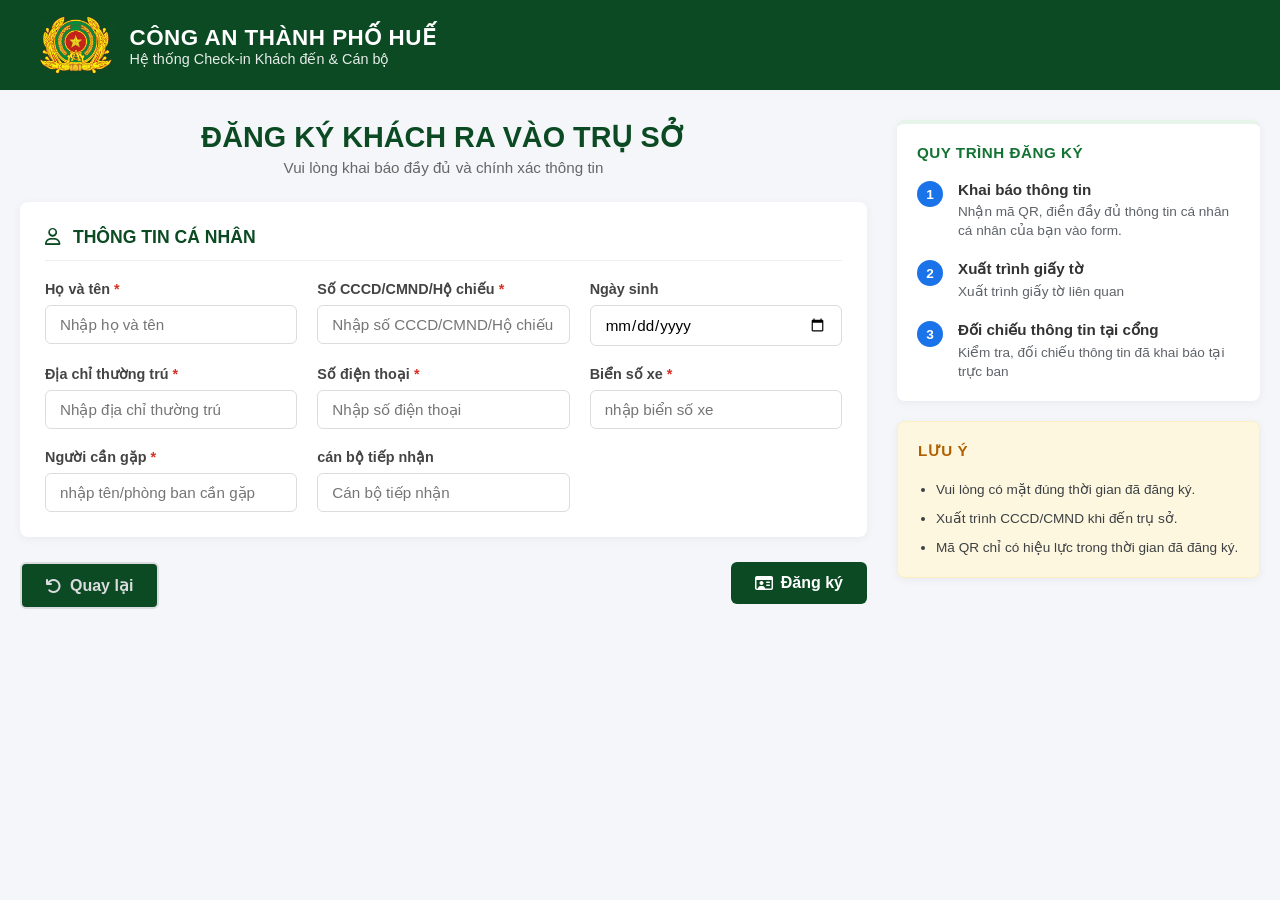
<file: dangky.html>
<!DOCTYPE html>
<html lang="vi">
<head>
    <meta charset="UTF-8">
    <meta name="viewport" content="width=device-width, initial-scale=1.0">
    <title>Đăng ký khách ra vào trụ sở</title>
    <!-- Thêm thư viện icon FontAwesome nếu cần -->
    <link rel="stylesheet" href="https://cdnjs.cloudflare.com/ajax/libs/font-awesome/6.4.0/css/all.min.css">
    <link rel="stylesheet" href="style.css">
    
</head>
<body>

    <!-- 1. HEADER BANNER -->
    <header class="header-banner">
        <div class="logo-area">
            <!-- Thay bằng đường dẫn ảnh logo công an của bạn -->
            <img src="logo.jpg" alt="Logo Công An" class="police-logo"> 
            <div class="header-text">
                <h1>CÔNG AN THÀNH PHỐ HUẾ</h1>
                <p>Hệ thống Check-in Khách đến & Cán bộ</p>
            </div>
        </div>
    </header>

    <!-- MAIN CONTAINER -->
    <main class="main-container">
        
        <!-- 2. CỘT TRÁI: FORM ĐĂNG KÝ -->
        <section class="left-column">
            <div class="page-title">
                <h2>ĐĂNG KÝ KHÁCH RA VÀO TRỤ SỞ</h2>
                <p>Vui lòng khai báo đầy đủ và chính xác thông tin</p>
            </div>

            <form id="formDangKy">
                
                <!-- KHỐI THÔNG TIN CÁ NHÂN -->
                <div class="form-card">
                    <h3 class="card-title"><i class="fa-regular fa-user"></i> THÔNG TIN CÁ NHÂN</h3>
                    
                    <div class="form-grid">
                        <div class="form-group">
                            <label>Họ và tên <span class="required">*</span></label>
                            <input type="text" name="hoTen" placeholder="Nhập họ và tên" required>
                        </div>

                        <div class="form-group">
                            <label>Số CCCD/CMND/Hộ chiếu <span class="required">*</span></label>
                            <input type="text" name="cccd" placeholder="Nhập số CCCD/CMND/Hộ chiếu" required>
                        </div>

                        <div class="form-group">
                            <label>Ngày sinh</label>
                            <input type="date" name="ngaySinh">
                        </div>

                        <div class="form-group">
                            <label>Địa chỉ thường trú <span class="required">*</span></label>
                            <input type="text" name="diaChi" placeholder="Nhập địa chỉ thường trú" required>
                        </div>
                     
                        <div class="form-group">
                            <label>Số điện thoại <span class="required">*</span></label>
                            <input type="tel" name="sdt" placeholder="Nhập số điện thoại" required>
                        </div>
   
                        <div class="form-group">
                            <label>Biển số xe <span class="required">*</span></label>
                            <input type="text" name="bienSo" placeholder="nhập biển số xe" required>
                        </div>

                        <div class="form-group">
                            <label>Người cần gặp <span class="required">*</span></label>
                            <input type="text" name="nguoiGap" placeholder="nhập tên/phòng ban cần gặp">
                        </div>

                        <div class="form-group">
                            <label> cán bộ tiếp nhận </label>
                            <input type="text" name="canBoTiep" placeholder="Cán bộ tiếp nhận" required>
                        </div>
                    </div>
                </div>

                <!-- THANH HÀNH ĐỘNG (NÚT BẤM) -->
                <div class="form-actions">
                    <a href="index.html" style="text-decoration:none;">
                    <button type="button" class="btn-secondary"><i class="fa-solid fa-arrow-rotate-left"></i> Quay lại</button>
                    <a>
                    <button type="submit" class="btn-primary"><i class="fa-regular fa-id-card"></i> Đăng ký</button>
                </div>
 
            </form>
        </section>

        <!-- 3. CỘT PHẢI: HƯỚNG DẪN & LƯU Ý -->
        <aside class="right-column">
            
            <!-- QUY TRÌNH ĐĂNG KÝ -->
            <div class="sidebar-card info-card">
                <h4 class="sidebar-title">QUY TRÌNH ĐĂNG KÝ</h4>
                <div class="step-list">
                    <div class="step-item">
                        <span class="step-number">1</span>
                        <div class="step-content">
                            <h5>Khai báo thông tin</h5>
                            <p>Nhận mã QR, điền đầy đủ thông tin cá nhân cá nhân của bạn vào form.</p>
                        </div>
                    </div>
                    <div class="step-item">
                        <span class="step-number">2</span>
                        <div class="step-content">
                            <h5>Xuất trình giấy tờ</h5>
                            <p>Xuất trình giấy tờ liên quan</p>
                        </div>
                    </div>
                    <div class="step-item">
                        <span class="step-number">3</span>
                        <div class="step-content">
                            <h5>Đối chiếu thông tin tại cổng</h5>
                            <p>Kiểm tra, đối chiếu thông tin đã khai báo tại trực ban</p>
                        </div>
                    </div>
                </div>
            </div>

            <!-- LƯU Ý -->
            <div class="sidebar-card warning-card">
                <h4 class="sidebar-title warning">LƯU Ý</h4>
                <ul>
                    <li>Vui lòng có mặt đúng thời gian đã đăng ký.</li>
                    <li>Xuất trình CCCD/CMND khi đến trụ sở.</li>
                    <li>Mã QR chỉ có hiệu lực trong thời gian đã đăng ký.</li>
                </ul>
            </div>

        </aside>

    </main>
<script>
    // 1. Dán đường link Web App Apps Script bạn vừa copy ở phần 1 vào đây
    const SCRIPT_URL = "https://script.google.com/macros/s/AKfycbxesSyXJLqGoJvCbrVDs277uzP4Ilr1TzoXCem2_DleOxLpJMtiqBNkFkITMkM-an6C/exec";

    const form = document.getElementById('formDangKy');
    
    if(form) {
        form.addEventListener('submit', function(e) {
            e.preventDefault(); // Chặn load lại trang

            // Đổi hiệu ứng chữ trên nút bấm
            const submitBtn = form.querySelector('button[type="submit"]') || document.querySelector('.form-actions button:last-child');
            let originalBtnText = "Đăng ký";
            if(submitBtn) {
                originalBtnText = submitBtn.innerHTML;
                submitBtn.innerHTML = 'Đang lưu dữ liệu...';
                submitBtn.disabled = true;
            }

            // 2. GIẢI PHÁP TỰ ĐỘNG: Lấy dữ liệu trực tiếp từ thuộc tính "name" của các ô nhập liệu
            // (Đảm bảo các ô input trong html của bạn đã có thuộc tính name="hoTen", name="cccd"...)
            let formData = new FormData(form);

            // Gửi dữ liệu qua Google Sheets
            fetch(SCRIPT_URL, { 
                method: 'POST', 
                body: formData 
            })
            .then(response => response.json())
            .then(data => {
                // Trả nút bấm về trạng thái cũ
                if(submitBtn) {
                    submitBtn.innerHTML = originalBtnText;
                    submitBtn.disabled = false;
                }

                if (data.status === 'success') {
                    alert("🎉 Đăng ký thông tin thành công!");
                    form.reset(); // Xóa sạch form để người sau nhập
                } else {
                    alert("❌ Thất bại từ hệ thống: " + data.message);
                }
            })
            .catch(error => {
                if(submitBtn) {
                    submitBtn.innerHTML = originalBtnText;
                    submitBtn.disabled = false;
                }
                console.error('Lỗi kết nối!', error);
                alert("❌ Lỗi kết nối! Vui lòng kiểm tra lại URL Apps Script hoặc quyền truy cập 'Anyone'.");
            });
        });
    }
</script>
</body>
</html>
</file>
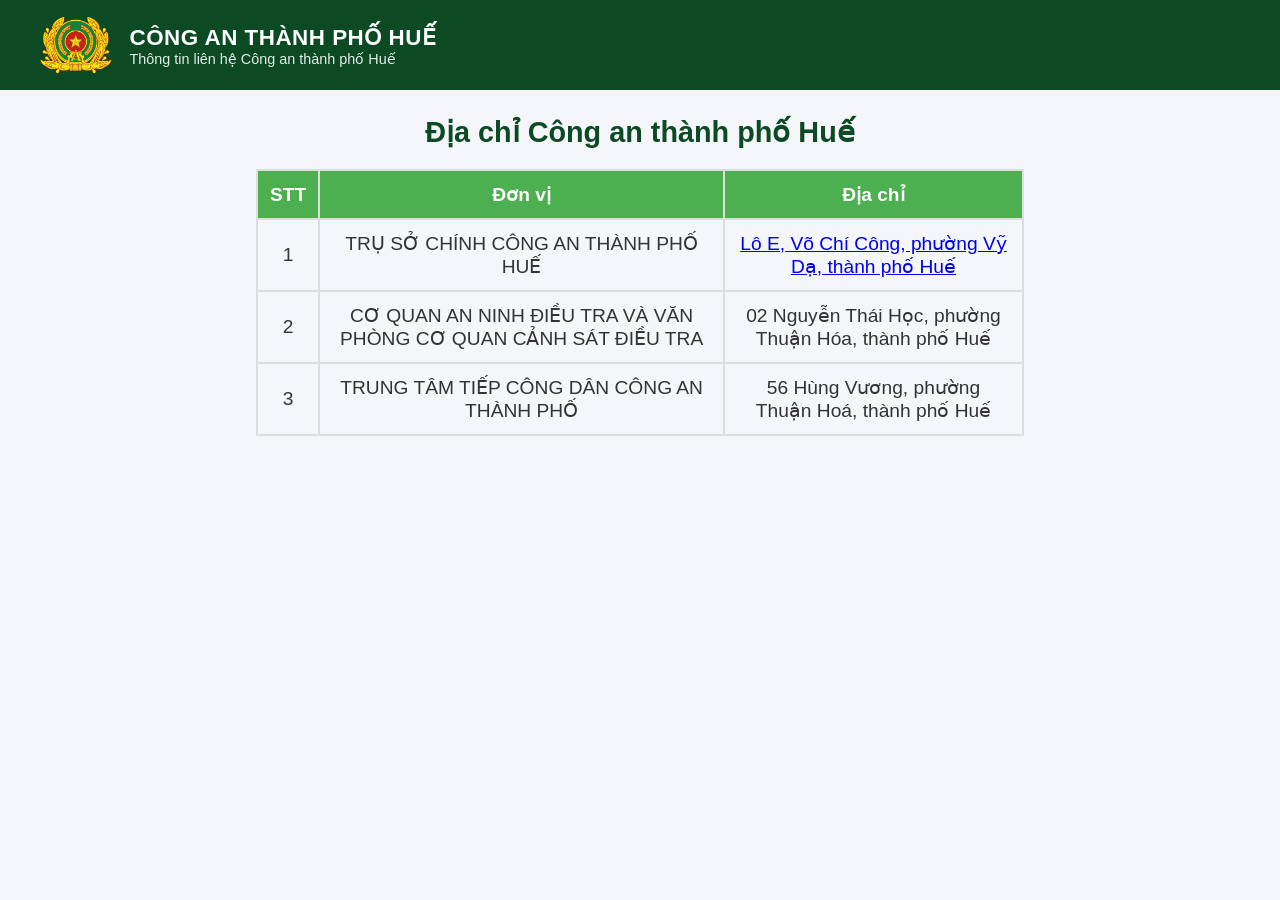
<file: lienhe.html>
<!DOCTYPE html>
<html lang="vi">
<head>
    <meta charset="UTF-8">
    <meta name="viewport" content="width=device-width, initial-scale=1.0">
    <title>Thông tin liên hệ</title>
    <!-- Thêm thư viện icon FontAwesome nếu cần -->
    <link rel="stylesheet" href="https://cdnjs.cloudflare.com/ajax/libs/font-awesome/6.4.0/css/all.min.css">
 <style>   
* {
    margin: 0;
    padding: 0;
    box-sizing: border-box;
    font-family: 'Segoe UI', Tahoma, Geneva, Verdana, sans-serif;
}

body {
    background-color: #f4f6f9;
    color: #333;
}

/* 1. HEADER BANNER */
.header-banner {
    background-color: #0b4a23; /* Màu xanh lá Công an phố Huế */
    color: #ffffff;
    padding: 15px 40px;
}

.logo-area {
    display: flex;
    align-items: center;
    gap: 15px;
}

.police-logo {
    height: 60px;
    width: auto;
    object-fit: contain;
}

.header-text h1 {
    font-size: 1.4rem;
    font-weight: 700;
    letter-spacing: 0.5px;
}

.header-text p {
    font-size: 0.9rem;
    opacity: 0.9;
}

/* BỐ CỤC CHÍNH CHIA 2 CỘT */
.main-container {
    max-width: 1300px;
    margin: 30px auto;
    padding: 0 20px;
    display: grid;
    grid-template-columns: 2.8fr 1.2fr; /* Tỉ lệ giữa cột form và cột hướng dẫn */
    gap: 30px;
}
.page-title {
    text-align: center;
    margin-top: 25px;
}

.page-title h2 {
    color: #0b4a23;
    font-size: 1.8rem;
    font-weight: 700;
}
/* TIÊU ĐỀ TRANG CHÍNH */
table {
     width: 60%;
    border-collapse: collapse;
    margin: 20px auto;
    font-family: Arial, sans-serif
}
th, td {
    border: 2px solid #ddd;
    padding: 12px;
    text-align: center;
    font-size: 1.2rem;
}
th{
    background-color: #4CAF50;
    color: white;
}
tr:hover {
    background-color: #ddd;}
    
/* FORM VÀ CARD CHỨA */
.form-card {
    background: #ffffff;
    border-radius: 8px;
    padding: 25px;
    box-shadow: 0 2px 10px rgba(0,0,0,0.05);
}

.card-title {
    color: #0b4a23;
    font-size: 1.1rem;
    font-weight: 600;
    border-bottom: 1px solid #eee;
    padding-bottom: 12px;
    margin-bottom: 20px;
}

.card-title i {
    margin-right: 8px;
}

/* LƯỚI GRID CHO CÁC Ô NHẬP LIỆU */
.form-grid {
    display: grid;
    grid-template-columns: repeat(3, 1fr); /* Chia đều 3 ô trên 1 dòng */
    gap: 20px;
}

.form-group {
    display: flex;
    flex-direction: column;
    gap: 8px;
}

.form-group.full-width {
    grid-column: span 3; /* Ô Địa chỉ chiếm trọn dòng */
}

label {
    font-weight: 600;
    font-size: 0.9rem;
    color: #444;
}

.required {
    color: #d93025;
}

/* INPUT VÀ SELECT */
input, select {
    width: 100%;
    padding: 10px 14px;
    border: 1px solid #dadce0;
    border-radius: 6px;
    font-size: 0.95rem;
    outline: none;
    transition: border 0.2s;
}

input:focus, select:focus {
    border-color: #0b4a23;
    box-shadow: 0 0 0 2px rgba(11, 74, 35, 0.1);
}

/* NÚT ĐIỀU HƯỚNG BÊN DƯỚI */
.form-actions {
    display: flex;
    justify-content: space-between;
    margin-top: 25px;
}

button {
    padding: 12px 24px;
    border-radius: 6px;
    font-size: 1rem;
    font-weight: 600;
    cursor: pointer;
    border: none;
    display: flex;
    align-items: center;
    gap: 8px;
    transition: background 0.2s;
}

.btn-secondary {
    background-color: #0b4a23;
    color: #dadce0;
    border: 2px solid #dadce0;
}

.btn-secondary:hover {
    background-color: #073318;
    .btn-secondary: :hover {transform: translate: (-2px);;}
}

.btn-primary {
    background-color: #0b4a23;
    color: #ffffff;
}

.btn-primary:hover {
    background-color: #073318;
}

/* 3. CỘT SIDEBAR BÊN PHẢI */
.right-column {
    display: flex;
    flex-direction: column;
    gap: 20px;
}

.sidebar-card {
    background: #ffffff;
    border-radius: 8px;
    padding: 20px;
    box-shadow: 0 2px 10px rgba(0,0,0,0.05);
}

.info-card {
    border-top: 4px solid #e6f4ea;
}

.sidebar-title {
    font-size: 0.95rem;
    font-weight: 700;
    color: #137333;
    margin-bottom: 20px;
    letter-spacing: 0.5px;
}

/* Khối từng bước quy trình */
.step-list {
    display: flex;
    flex-direction: column;
    gap: 20px;
}

.step-item {
    display: flex;
    gap: 15px;
    align-items: flex-start;
}

.step-number {
    background-color: #1a73e8;
    color: white;
    width: 26px;
    height: 26px;
    border-radius: 50%;
    display: flex;
    align-items: center;
    justify-content: center;
    font-size: 0.85rem;
    font-weight: bold;
    flex-shrink: 0;
}

.step-content h5 {
    font-size: 0.95rem;
    font-weight: 600;
    margin-bottom: 4px;
}

.step-content p {
    font-size: 0.85rem;
    color: #5f6368;
    line-height: 1.4;
}

/* Khối Lưu ý màu vàng cam nhạt */
.warning-card {
    background-color: #fef7e0;
    border: 1px solid #feefc3;
}

.sidebar-title.warning {
    color: #b06000;
}

.warning-card ul {
    padding-left: 18px;
    display: flex;
    flex-direction: column;
    gap: 10px;
}

.warning-card li {
    font-size: 0.85rem;
    color: #3c4043;
    line-height: 1.4;
}

/* ĐÁP ỨNG GIAO DIỆN DI ĐỘNG (RESPONSIVE) */
@media (max-width: 992px) {
    .main-container {
        grid-template-columns: 1fr;
    }
    .form-grid {
        grid-template-columns: repeat(2, 1fr);
    }
    .form-group.full-width {
        grid-column: span 2;
    }
}

@media (max-width: 600px) {
    .form-grid {
        grid-template-columns: 1fr;
    }
    .form-group.full-width {
        grid-column: span 1;
    }
}
    </style>
</head>
<body>

    <!-- 1. HEADER BANNER -->
    <header class="header-banner">
        <div class="logo-area">
            <!-- Thay bằng đường dẫn ảnh logo công an của bạn -->
            <img src="logo.jpg" alt="Logo Công An" class="police-logo"> 
            <div class="header-text">
                <h1>CÔNG AN THÀNH PHỐ HUẾ</h1>
                <p>Thông tin liên hệ Công an thành phố Huế</p>
            </div>
        </div>
    </header>
    <main>
        <!cột giữa form thông tin>
        <section class="center">
            <div class="page-title">
                <h2> Địa chỉ Công an thành phố Huế</h2>
            </div>
            <table id="tablelienhe">
                <tr>
                    <th>STT</th>
                    <th>Đơn vị</th>
                    <th>Địa chỉ</th>
                </tr>
                <tr>
                    <td>1</td>
                    <td>TRỤ SỞ CHÍNH CÔNG AN THÀNH PHỐ HUẾ</td>
                    <td> <a href="https://maps.app.goo.gl/TSugpd5uTd6DURNT7"  target="_blank">
                            Lô E, Võ Chí Công, phường Vỹ Dạ, thành phố Huế </a>
                    </td>
                </tr>
                <tr>
                    <td>2</td>
                    <td>CƠ QUAN AN NINH ĐIỀU TRA VÀ VĂN PHÒNG CƠ QUAN CẢNH SÁT ĐIỀU TRA</td>
                    <td>02 Nguyễn Thái Học, phường Thuận Hóa, thành phố Huế</td>
                </tr>
                <tr>
                    <td>3</td>
                    <td> TRUNG TÂM TIẾP CÔNG DÂN CÔNG AN THÀNH PHỐ</td>
                    <td> 56 Hùng Vương, phường Thuận Hoá, thành phố Huế</td>
                </tr>

            </form>
    </main>
</file>
<file: style.css>
/* RESET TẤT CẢ ĐỊNH DẠNG MẶC ĐỊNH */
* {
    margin: 0;
    padding: 0;
    box-sizing: border-box;
    font-family: 'Segoe UI', Tahoma, Geneva, Verdana, sans-serif;
}

body {
    background-color: #f4f6f9;
    color: #333;
}

/* 1. HEADER BANNER */
.header-banner {
    background-color: #0b4a23; /* Màu xanh lá Công an phố Huế */
    color: #ffffff;
    padding: 15px 40px;
}

.logo-area {
    display: flex;
    align-items: center;
    gap: 15px;
}

.police-logo {
    height: 60px;
    width: auto;
    object-fit: contain;
}

.header-text h1 {
    font-size: 1.4rem;
    font-weight: 700;
    letter-spacing: 0.5px;
}

.header-text p {
    font-size: 0.9rem;
    opacity: 0.9;
}

/* BỐ CỤC CHÍNH CHIA 2 CỘT */
.main-container {
    max-width: 1300px;
    margin: 30px auto;
    padding: 0 20px;
    display: grid;
    grid-template-columns: 2.8fr 1.2fr; /* Tỉ lệ giữa cột form và cột hướng dẫn */
    gap: 30px;
}

/* TIÊU ĐỀ TRANG CHÍNH */
.page-title {
    text-align: center;
    margin-bottom: 25px;
}

.page-title h2 {
    color: #0b4a23;
    font-size: 1.8rem;
    font-weight: 700;
}

.page-title p {
    color: #666;
    font-size: 0.95rem;
    margin-top: 5px;
}

/* FORM VÀ CARD CHỨA */
.form-card {
    background: #ffffff;
    border-radius: 8px;
    padding: 25px;
    box-shadow: 0 2px 10px rgba(0,0,0,0.05);
}

.card-title {
    color: #0b4a23;
    font-size: 1.1rem;
    font-weight: 600;
    border-bottom: 1px solid #eee;
    padding-bottom: 12px;
    margin-bottom: 20px;
}

.card-title i {
    margin-right: 8px;
}

/* LƯỚI GRID CHO CÁC Ô NHẬP LIỆU */
.form-grid {
    display: grid;
    grid-template-columns: repeat(3, 1fr); /* Chia đều 3 ô trên 1 dòng */
    gap: 20px;
}

.form-group {
    display: flex;
    flex-direction: column;
    gap: 8px;
}

.form-group.full-width {
    grid-column: span 3; /* Ô Địa chỉ chiếm trọn dòng */
}

label {
    font-weight: 600;
    font-size: 0.9rem;
    color: #444;
}

.required {
    color: #d93025;
}

/* INPUT VÀ SELECT */
input, select {
    width: 100%;
    padding: 10px 14px;
    border: 1px solid #dadce0;
    border-radius: 6px;
    font-size: 0.95rem;
    outline: none;
    transition: border 0.2s;
}

input:focus, select:focus {
    border-color: #0b4a23;
    box-shadow: 0 0 0 2px rgba(11, 74, 35, 0.1);
}

/* NÚT ĐIỀU HƯỚNG BÊN DƯỚI */
.form-actions {
    display: flex;
    justify-content: space-between;
    margin-top: 25px;
}

button {
    padding: 12px 24px;
    border-radius: 6px;
    font-size: 1rem;
    font-weight: 600;
    cursor: pointer;
    border: none;
    display: flex;
    align-items: center;
    gap: 8px;
    transition: background 0.2s;
}

.btn-secondary {
    background-color: #0b4a23;
    color: #dadce0;
    border: 2px solid #dadce0;
}

.btn-secondary:hover {
    background-color: #073318;
    .btn-secondary: :hover {transform: translate: (-2px);;}
}

.btn-primary {
    background-color: #0b4a23;
    color: #ffffff;
}

.btn-primary:hover {
    background-color: #073318;
}

/* 3. CỘT SIDEBAR BÊN PHẢI */
.right-column {
    display: flex;
    flex-direction: column;
    gap: 20px;
}

.sidebar-card {
    background: #ffffff;
    border-radius: 8px;
    padding: 20px;
    box-shadow: 0 2px 10px rgba(0,0,0,0.05);
}

.info-card {
    border-top: 4px solid #e6f4ea;
}

.sidebar-title {
    font-size: 0.95rem;
    font-weight: 700;
    color: #137333;
    margin-bottom: 20px;
    letter-spacing: 0.5px;
}

/* Khối từng bước quy trình */
.step-list {
    display: flex;
    flex-direction: column;
    gap: 20px;
}

.step-item {
    display: flex;
    gap: 15px;
    align-items: flex-start;
}

.step-number {
    background-color: #1a73e8;
    color: white;
    width: 26px;
    height: 26px;
    border-radius: 50%;
    display: flex;
    align-items: center;
    justify-content: center;
    font-size: 0.85rem;
    font-weight: bold;
    flex-shrink: 0;
}

.step-content h5 {
    font-size: 0.95rem;
    font-weight: 600;
    margin-bottom: 4px;
}

.step-content p {
    font-size: 0.85rem;
    color: #5f6368;
    line-height: 1.4;
}

/* Khối Lưu ý màu vàng cam nhạt */
.warning-card {
    background-color: #fef7e0;
    border: 1px solid #feefc3;
}

.sidebar-title.warning {
    color: #b06000;
}

.warning-card ul {
    padding-left: 18px;
    display: flex;
    flex-direction: column;
    gap: 10px;
}

.warning-card li {
    font-size: 0.85rem;
    color: #3c4043;
    line-height: 1.4;
}

/* ĐÁP ỨNG GIAO DIỆN DI ĐỘNG (RESPONSIVE) */
@media (max-width: 992px) {
    .main-container {
        grid-template-columns: 1fr;
    }
    .form-grid {
        grid-template-columns: repeat(2, 1fr);
    }
    .form-group.full-width {
        grid-column: span 2;
    }
}

@media (max-width: 600px) {
    .form-grid {
        grid-template-columns: 1fr;
    }
    .form-group.full-width {
        grid-column: span 1;
    }
}
</file>
